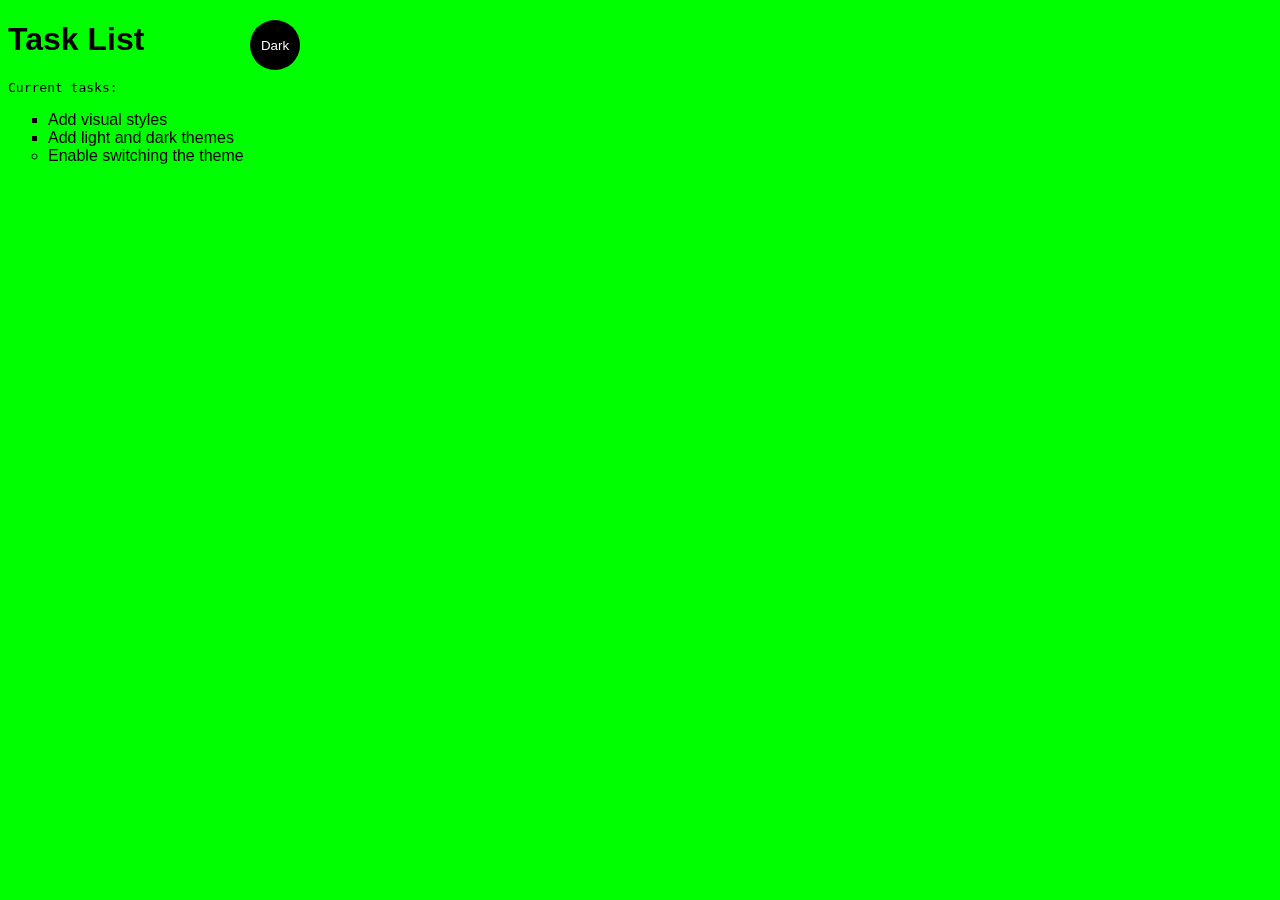
<file: Simple website/index.html>
<!DOCTYPE html>
<html lang="en">
<head>
  <meta charset="utf-8">
  <meta http-equiv="X-UA-Compatible" content="IE=edge">
  <meta name="viewport" content="width=device-width, initial-scale=1.0">
  <title>Task Timeline</title>
  <link rel="stylesheet" href="main.css">
</head>
<body class="light-theme">
    <h1>Task List</h1>
    <p id="msg">Current tasks:</p>
    <ul>
        <li class="list">Add visual styles</li>
        <li class="list">Add light and dark themes</li>
        <li>Enable switching the theme</li>
    </ul>
    <div>
  <button class="btn">Dark</button>
</div>
    <script src="app.js"></script>
    <noscript>You need to enable JavaScript to view the full site.</noscript>
</body>
</html>
</file>
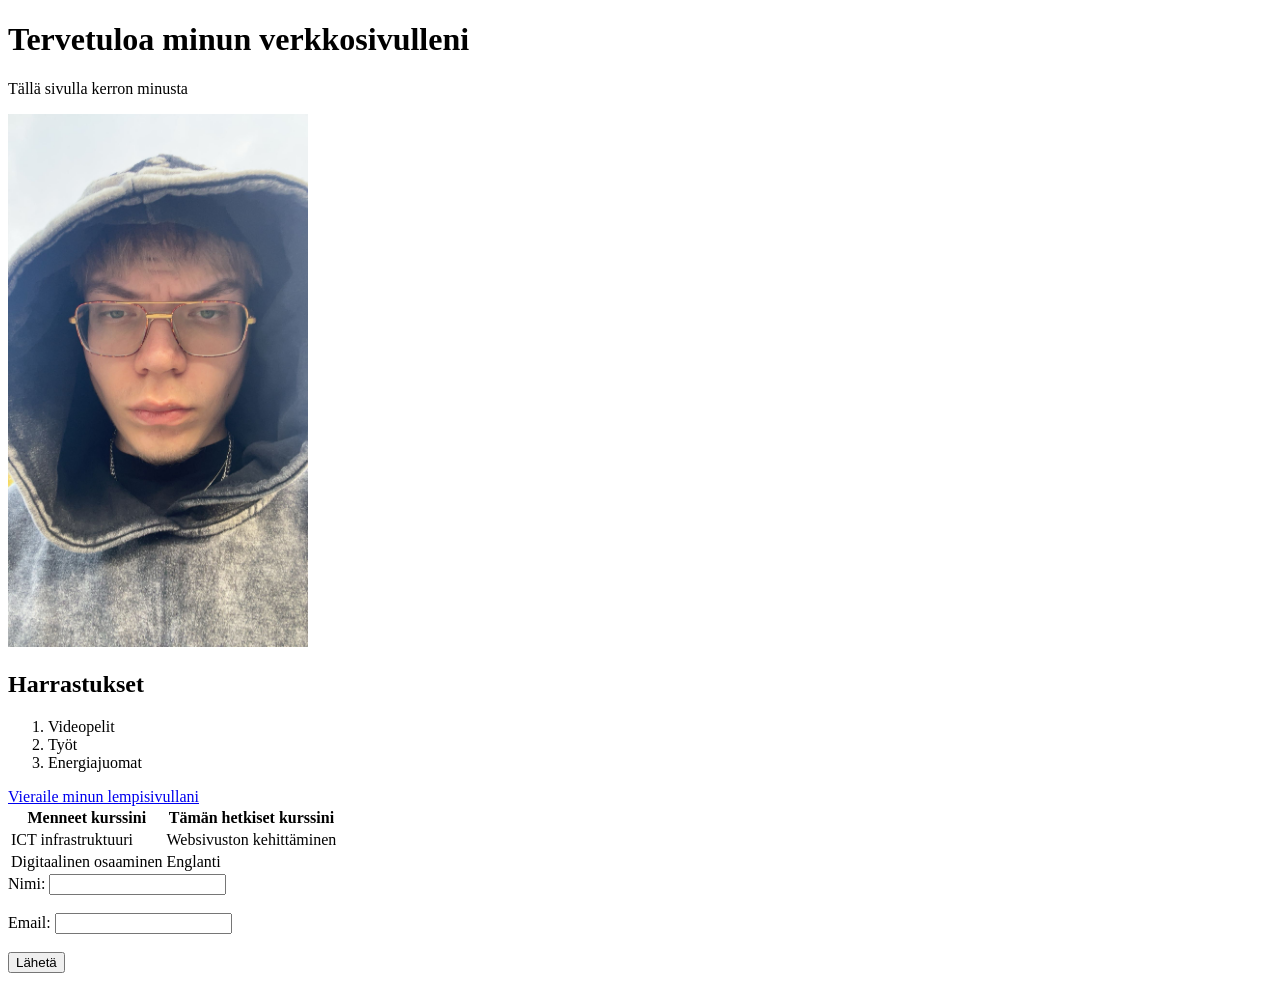
<file: WS01/index.html>
<!DOCTYPE html>
    <html>
    <head>
        <title>Emilin Verkkosivu</title>
    </head>
    <body>
        <h1>Tervetuloa minun verkkosivulleni</h1>
        <p>Tällä sivulla kerron minusta</p>
        <img src="./images/IMG_5067.JPG" alt="Kuva minustsa" width="300">
    </body>
    <h2>Harrastukset</h2>
    <ol>
        <li>Videopelit</li>
        <li>Työt</li>
        <li>Energiajuomat</li>
    </ol>
    <a href="https://store.steampowered.com/app/1422450/Deadlock/">Vieraile minun lempisivullani</a>
    <table>
    <tr>
        <th>Menneet kurssini</th>
        <th>Tämän hetkiset kurssini</th>
    </tr>
    <tr>
        <td>ICT infrastruktuuri</td>
        <td>Websivuston kehittäminen</td>
    </tr>
    <tr>
        <td>Digitaalinen osaaminen</td>
        <td>Englanti</td>
    </tr>
    </table>
    <form>
    <label for="name">Nimi:</label>
    <input type="text" id="name" name="name"><br><br>
    <label for="email">Email:</label>
    <input type="email" id="email" name="email"><br><br>
    <input type="submit" value="Lähetä">
    </form>
    </html>
</file>
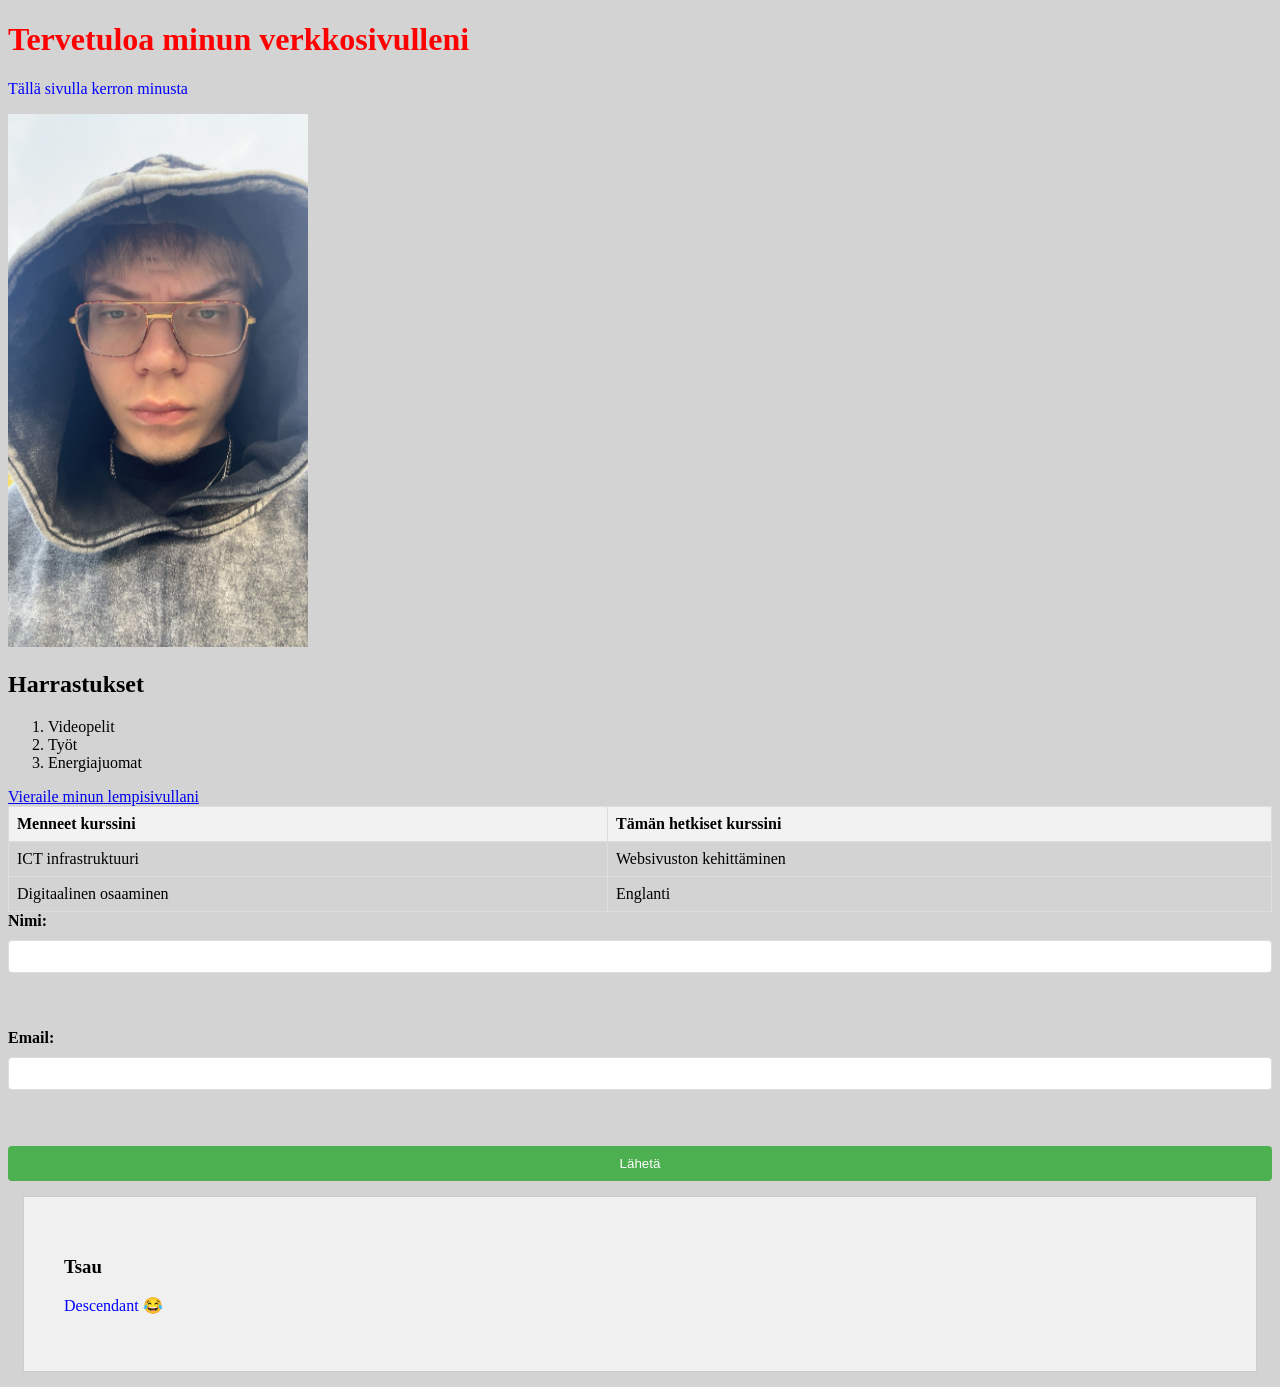
<file: WS02/index.html>
<!DOCTYPE html>
    <html>
    <head>
        <link rel="stylesheet" href="main.css">
        <style>
    h1 {
      color: green;
    }
    </style>
        <title>Emilin Verkkosivu</title>
    </head>
    <body>
        <h1 style="color: red;">Tervetuloa minun verkkosivulleni</h1>
        <p>Tällä sivulla kerron minusta</p>
        <img src="./images/IMG_5067.JPG" alt="Kuva minustsa" width="300">
    <h2>Harrastukset</h2>
    <ol>
        <li>Videopelit</li>
        <li>Työt</li>
        <li>Energiajuomat</li>
    </ol>
    <a href="https://store.steampowered.com/app/1422450/Deadlock/">Vieraile minun lempisivullani</a>
    <table>
    <tr>
        <th>Menneet kurssini</th>
        <th>Tämän hetkiset kurssini</th>
    </tr>
    <tr>
        <td>ICT infrastruktuuri</td>
        <td>Websivuston kehittäminen</td>
    </tr>
    <tr>
        <td>Digitaalinen osaaminen</td>
        <td>Englanti</td>
    </tr>
    </table>
    <form>
    <label for="name">Nimi:</label>
    <input type="text" id="name" name="name"><br><br>
    <label for="email">Email:</label>
    <input type="email" id="email" name="email"><br><br>
    <input type="submit" value="Lähetä">
    </form>
    <div class="content-box">
  <h3>Tsau</h3>
  <p>Descendant &#128514;</p>
</div>
    </body>
    </html>
</file>
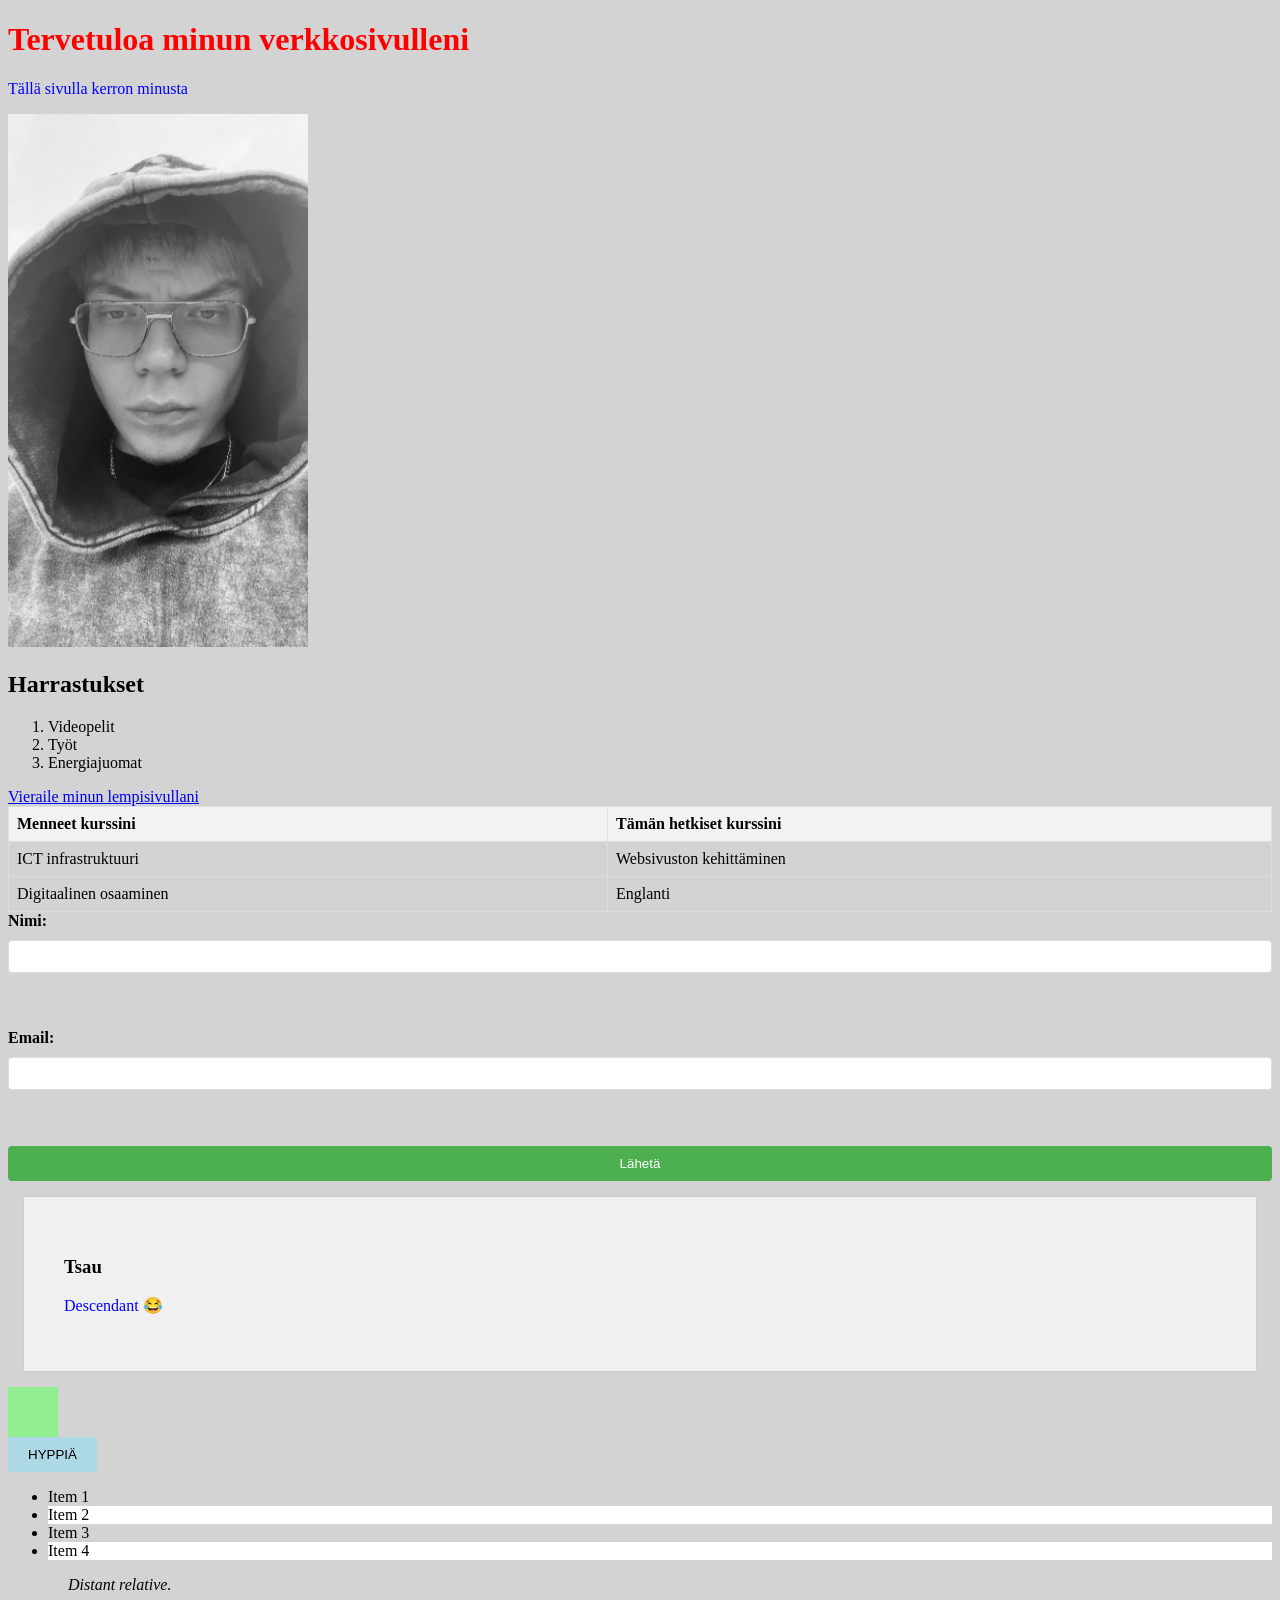
<file: WS03 copy/index.html>
<!DOCTYPE html>
    <html>
    <head>
        <link rel="stylesheet" href="main.css">
        <style>
    h1 {
      color: green;
    }
    </style>
        <title>Emilin Verkkosivu</title>
    </head>
    <body>
        <h1 style="color: red;">Tervetuloa minun verkkosivulleni</h1>
        <p>Tällä sivulla kerron minusta</p>
        <img src="./images/IMG_5067.JPG" alt="Kuva minusta" width="300" class="filter-image">
    <h2>Harrastukset</h2>
    <ol>
        <li>Videopelit</li>
        <li>Työt</li>
        <li>Energiajuomat</li>
    </ol>
    <a href="https://store.steampowered.com/app/1422450/Deadlock/">Vieraile minun lempisivullani</a>
    <table>
    <tr>
        <th>Menneet kurssini</th>
        <th>Tämän hetkiset kurssini</th>
    </tr>
    <tr>
        <td>ICT infrastruktuuri</td>
        <td>Websivuston kehittäminen</td>
    </tr>
    <tr>
        <td>Digitaalinen osaaminen</td>
        <td>Englanti</td>
    </tr>
    </table>
    <form>
    <label for="name">Nimi:</label>
    <input type="text" id="name" name="name"><br><br>
    <label for="email">Email:</label>
    <input type="email" id="email" name="email"><br><br>
    <input type="submit" value="Lähetä">
    </form>
    <div class="content-box">
  <h3>Tsau</h3>
  <p>Descendant &#128514;</p>
</div>
<div class="animation-box"></div>
<button class="transition-button">HYPPIÄ</button>
<ul class="pseudo-list">
        <li>Item 1</li>
        <li>Item 2</li>
        <li>Item 3</li>
        <li>Item 4</li>
      </ul>
      <blockquote class="quote">
        Distant relative.
      </blockquote>
    </body>
    </html>
</file>
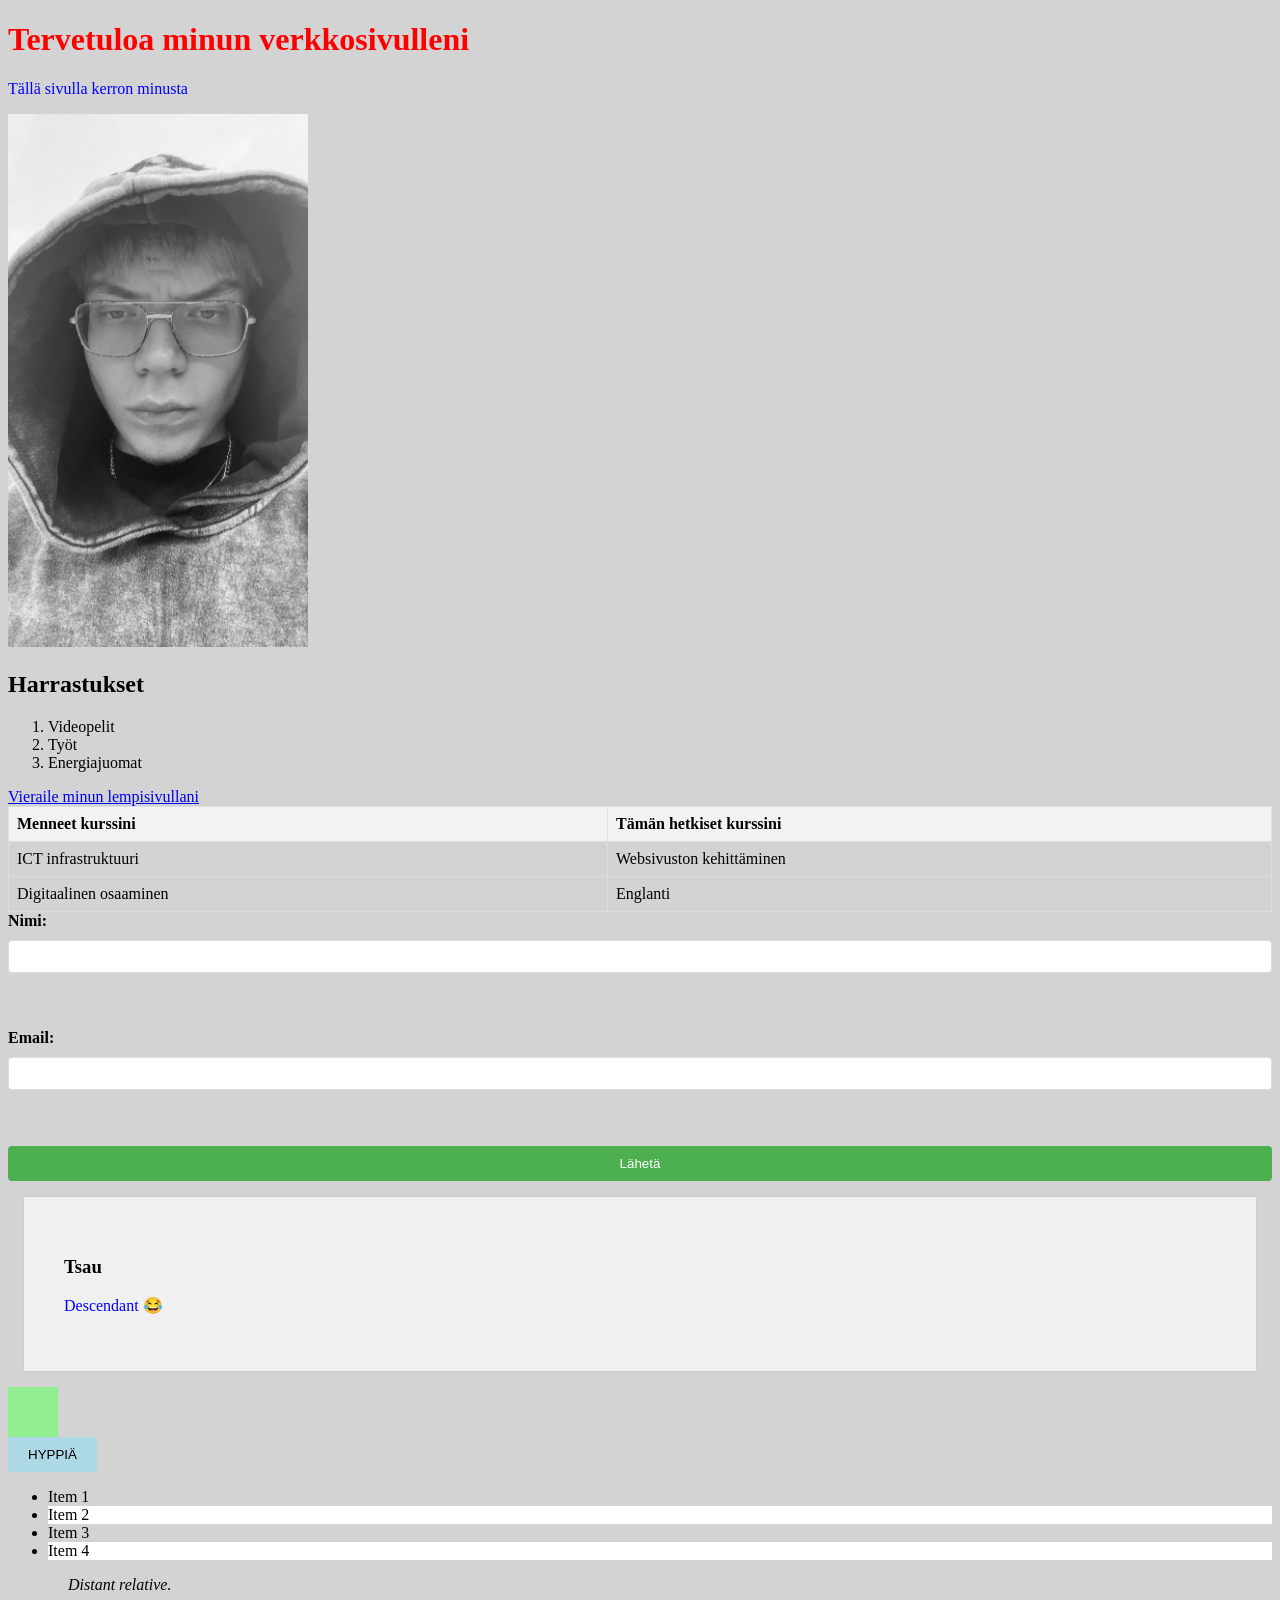
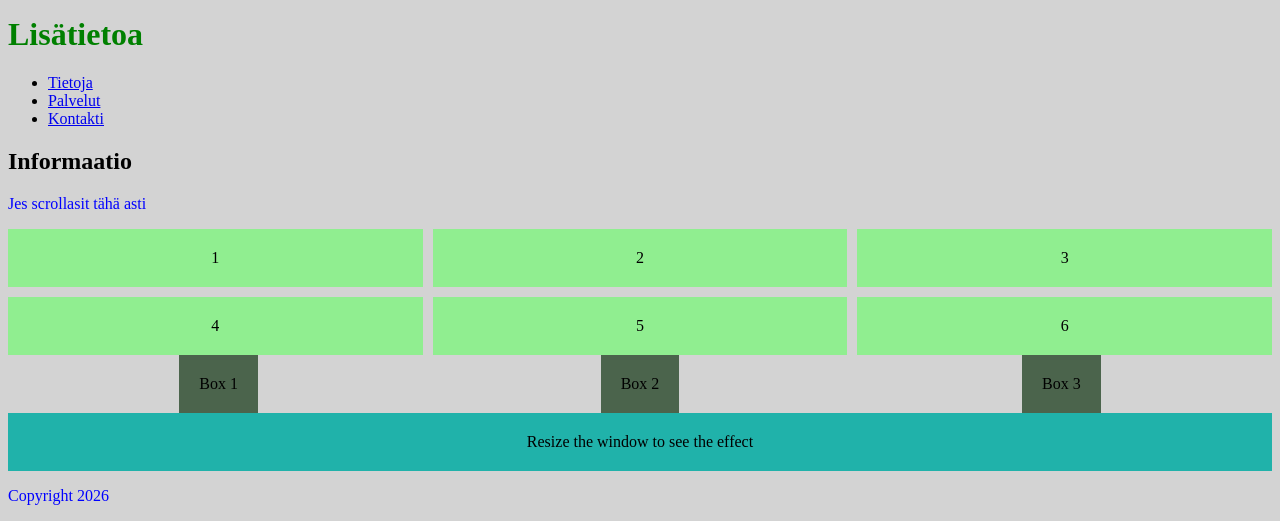
<file: WS04/index.html>
<!DOCTYPE html>
    <html>
    <head>
        <link rel="stylesheet" href="main.css">
        <style>
    h1 {
      color: green;
    }
    </style>
        <title>Emilin Verkkosivu</title>
    </head>
    <body>
        <h1 style="color: red;">Tervetuloa minun verkkosivulleni</h1>
        <p>Tällä sivulla kerron minusta</p>
        <img src="./images/IMG_5067.JPG" alt="Kuva minusta" width="300" class="filter-image">
    <h2>Harrastukset</h2>
    <ol>
        <li>Videopelit</li>
        <li>Työt</li>
        <li>Energiajuomat</li>
    </ol>
    <a href="https://store.steampowered.com/app/1422450/Deadlock/">Vieraile minun lempisivullani</a>
    <table>
    <tr>
        <th>Menneet kurssini</th>
        <th>Tämän hetkiset kurssini</th>
    </tr>
    <tr>
        <td>ICT infrastruktuuri</td>
        <td>Websivuston kehittäminen</td>
    </tr>
    <tr>
        <td>Digitaalinen osaaminen</td>
        <td>Englanti</td>
    </tr>
    </table>
    <form>
    <label for="name">Nimi:</label>
    <input type="text" id="name" name="name"><br><br>
    <label for="email">Email:</label>
    <input type="email" id="email" name="email"><br><br>
    <input type="submit" value="Lähetä">
    </form>
    <div class="content-box">
  <h3>Tsau</h3>
  <p>Descendant &#128514;</p>
</div>
<div class="animation-box"></div>
<button class="transition-button">HYPPIÄ</button>
<ul class="pseudo-list">
        <li>Item 1</li>
        <li>Item 2</li>
        <li>Item 3</li>
        <li>Item 4</li>
      </ul>
      <blockquote class="quote">
        Distant relative.
      </blockquote>
      <header>
  <h1>Lisätietoa</h1>
  <nav>
    <ul>
      <li><a href="#about">Tietoja</a></li>
      <li><a href="#services">Palvelut</a></li>
      <li><a href="#contact">Kontakti</a></li>
    </ul>
  </nav>
</header>

<main>
  <section id="about">
    <h2>Informaatio</h2>
    <p>Jes scrollasit tähä asti</p>
  </section>
</main>

<div class="grid-container">
  <div class="grid-item">1</div>
  <div class="grid-item">2</div>
  <div class="grid-item">3</div>
  <div class="grid-item">4</div>
  <div class="grid-item">5</div>
  <div class="grid-item">6</div>
</div>
<div class="flex-container">
  <div class="box">Box 1</div>
  <div class="box">Box 2</div>
  <div class="box">Box 3</div>
</div>
<div class="responsive-box">Resize the window to see the effect</div>
<footer>
  <p>Copyright 2026</p>
</footer>
    </body>
    </html>
</file>
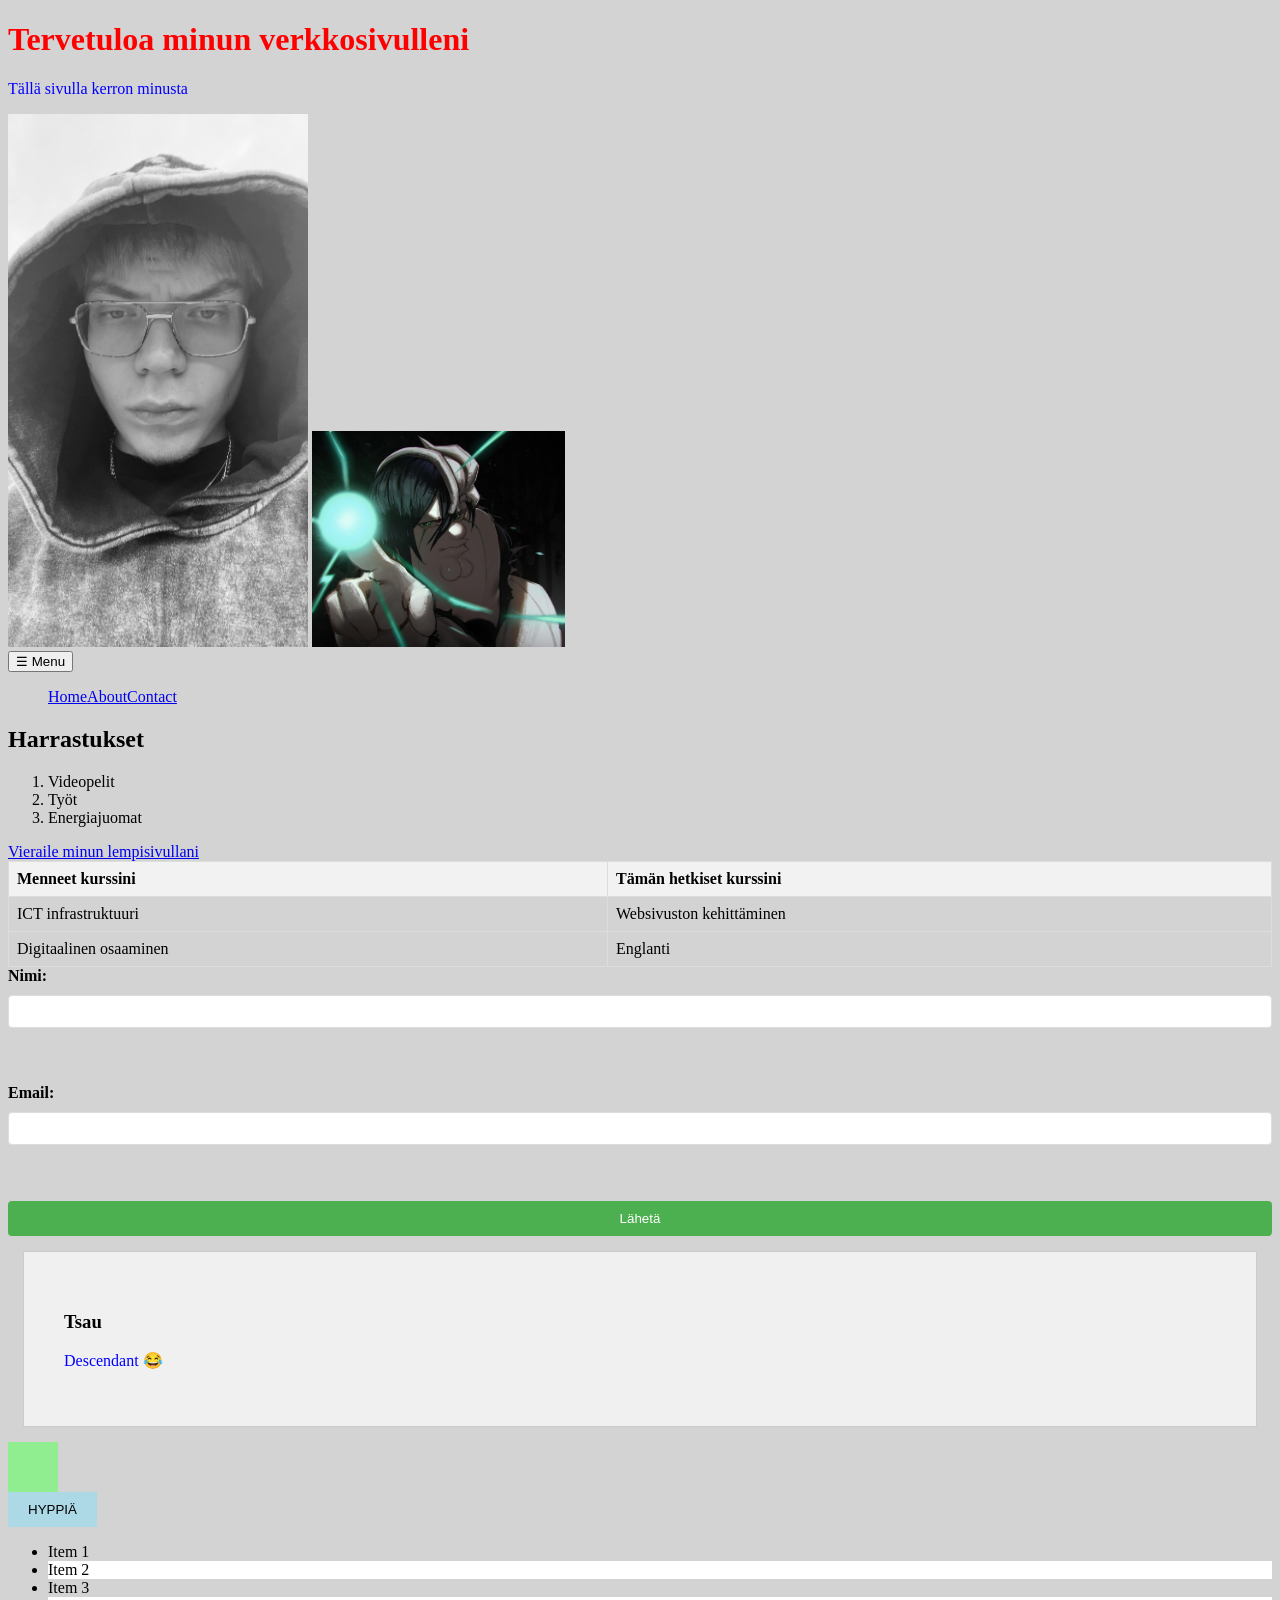
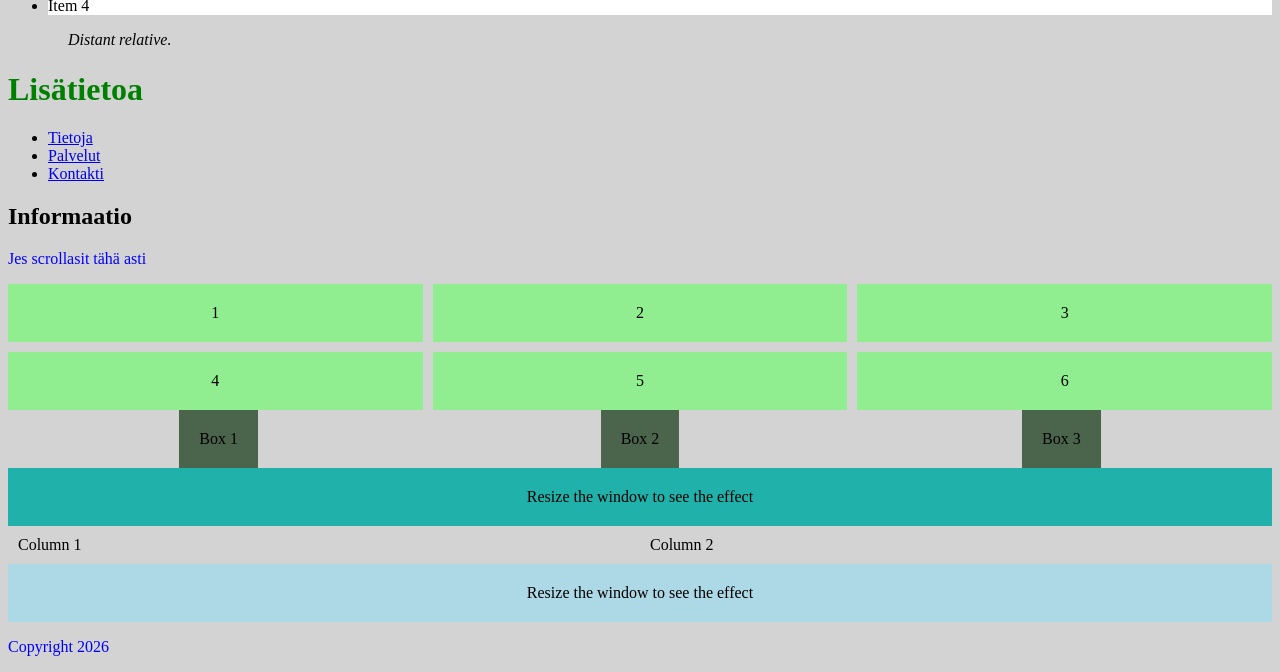
<file: WS05/index.html>
<!DOCTYPE html>
    <html>
    <head>
        <link rel="stylesheet" href="main.css">
        <style>
    h1 {
      color: green;
    }
    </style>
        <title>Emilin Verkkosivu</title>
    </head>
    <body>
        <h1 style="color: red;">Tervetuloa minun verkkosivulleni</h1>
        <p>Tällä sivulla kerron minusta</p>
        <img src="./images/IMG_5067.JPG" alt="Kuva minusta" width="300" class="filter-image">
        <img src="./images/prter.webp" alt="Responsive Image" class="responsive-image">
        <nav class="responsive-nav">
      <button class="menu-toggle">☰ Menu</button>
      <ul class="nav-list">
        <li><a href="#">Home</a></li>
        <li><a href="#">About</a></li>
        <li><a href="#">Contact</a></li>
      </ul>
    </nav>
    <h2>Harrastukset</h2>
    <ol>
        <li>Videopelit</li>
        <li>Työt</li>
        <li>Energiajuomat</li>
    </ol>
    <a href="https://store.steampowered.com/app/1422450/Deadlock/">Vieraile minun lempisivullani</a>
    <table>
    <tr>
        <th>Menneet kurssini</th>
        <th>Tämän hetkiset kurssini</th>
    </tr>
    <tr>
        <td>ICT infrastruktuuri</td>
        <td>Websivuston kehittäminen</td>
    </tr>
    <tr>
        <td>Digitaalinen osaaminen</td>
        <td>Englanti</td>
    </tr>
    </table>
    <form>
    <label for="name">Nimi:</label>
    <input type="text" id="name" name="name"><br><br>
    <label for="email">Email:</label>
    <input type="email" id="email" name="email"><br><br>
    <input type="submit" value="Lähetä">
    </form>
    <div class="content-box">
  <h3>Tsau</h3>
  <p>Descendant &#128514;</p>
</div>
<div class="animation-box"></div>
<button class="transition-button">HYPPIÄ</button>
<ul class="pseudo-list">
        <li>Item 1</li>
        <li>Item 2</li>
        <li>Item 3</li>
        <li>Item 4</li>
      </ul>
      <blockquote class="quote">
        Distant relative.
      </blockquote>
      <header>
  <h1>Lisätietoa</h1>
  <nav>
    <ul>
      <li><a href="#about">Tietoja</a></li>
      <li><a href="#services">Palvelut</a></li>
      <li><a href="#contact">Kontakti</a></li>
    </ul>
  </nav>
</header>

<main>
  <section id="about">
    <h2>Informaatio</h2>
    <p>Jes scrollasit tähä asti</p>
  </section>
</main>

<div class="grid-container">
  <div class="grid-item">1</div>
  <div class="grid-item">2</div>
  <div class="grid-item">3</div>
  <div class="grid-item">4</div>
  <div class="grid-item">5</div>
  <div class="grid-item">6</div>
</div>
<div class="flex-container">
  <div class="box">Box 1</div>
  <div class="box">Box 2</div>
  <div class="box">Box 3</div>
</div>
<div class="responsive-box">Resize the window to see the effect</div>
<div class="responsive-container">
      <div class="column">Column 1</div>
      <div class="column">Column 2</div>
    </div>
    <div class="media-query-box">Resize the window to see the effect</div>
<footer>
  <p>Copyright 2026</p>
</footer>
    </body>
    </html>
</file>
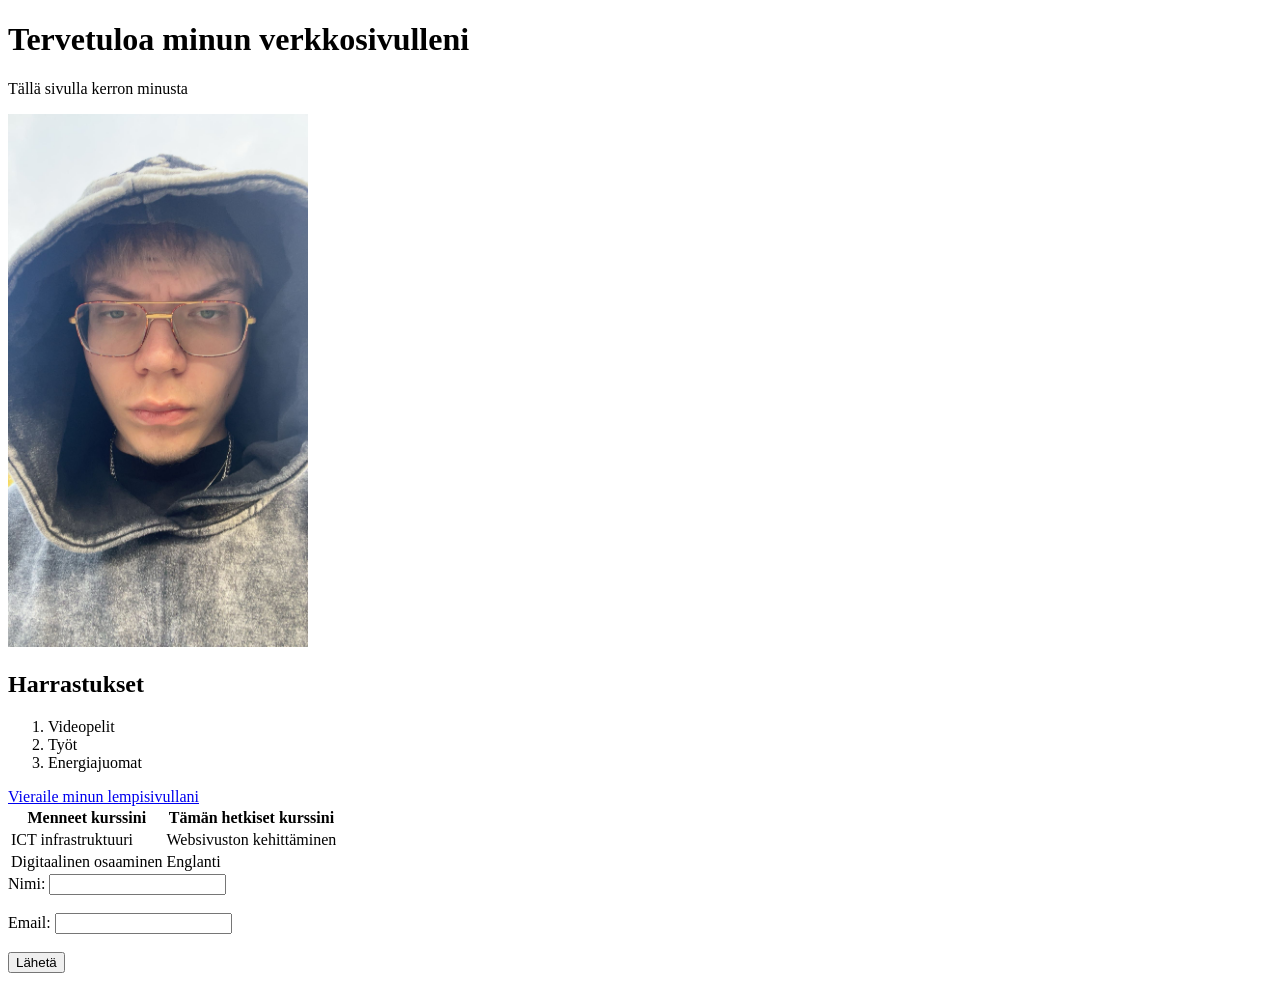
<file: WS01/tuntiharjoitus/index.html>
<!DOCTYPE html>
    <html>
    <head>
        <title>Emilin Verkkosivu</title>
    </head>
    <body>
        <h1>Tervetuloa minun verkkosivulleni</h1>
        <p>Tällä sivulla kerron minusta</p>
        <img src="./images/IMG_5067.JPG" alt="Kuva minustsa" width="300">
    <h2>Harrastukset</h2>
    <ol>
        <li>Videopelit</li>
        <li>Työt</li>
        <li>Energiajuomat</li>
    </ol>
    <a href="https://store.steampowered.com/app/1422450/Deadlock/">Vieraile minun lempisivullani</a>
    <table>
    <tr>
        <th>Menneet kurssini</th>
        <th>Tämän hetkiset kurssini</th>
    </tr>
    <tr>
        <td>ICT infrastruktuuri</td>
        <td>Websivuston kehittäminen</td>
    </tr>
    <tr>
        <td>Digitaalinen osaaminen</td>
        <td>Englanti</td>
    </tr>
    </table>
    <form>
    <label for="name">Nimi:</label>
    <input type="text" id="name" name="name"><br><br>
    <label for="email">Email:</label>
    <input type="email" id="email" name="email"><br><br>
    <input type="submit" value="Lähetä">
    </form>
    </body>
    </html>
</file>
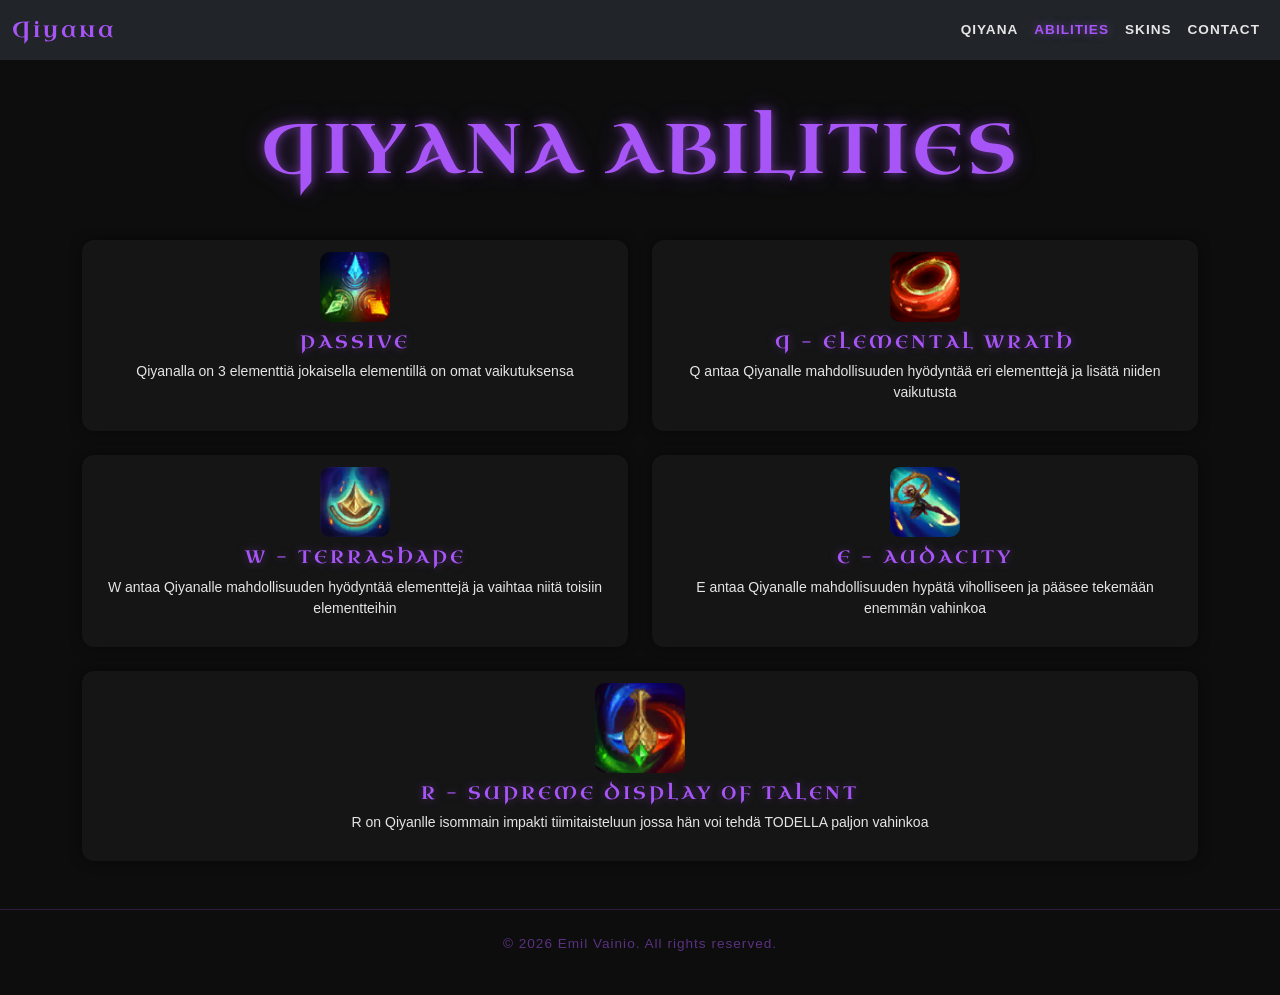
<file: WS07/Abilities.html>
<!DOCTYPE html>
<html lang="fi">
<head>
  <meta charset="UTF-8">
  <meta name="viewport" content="width=device-width, initial-scale=1">
  <title>Abilities</title>
 
  <link href="https://cdn.jsdelivr.net/npm/bootstrap@5.3.0/dist/css/bootstrap.min.css" rel="stylesheet">
  <link rel="stylesheet" href="main.css">
</head>
 
<body>
 
<nav class="navbar navbar-expand-lg navbar-dark bg-dark">
  <div class="container-fluid">
    <a class="navbar-brand" href="qiyana.html">Qiyana</a>
 
    <button class="navbar-toggler" type="button" data-bs-toggle="collapse" data-bs-target="#navbarNav">
      <span class="navbar-toggler-icon"></span>
    </button>
 
    <div class="collapse navbar-collapse" id="navbarNav">
      <ul class="navbar-nav ms-auto">
        <li class="nav-item"><a class="nav-link" href="qiyana.html">Qiyana</a></li>
        <li class="nav-item"><a class="nav-link active" href="abilities.html">Abilities</a></li>
        <li class="nav-item"><a class="nav-link" href="skins.html">Skins</a></li>
        <li class="nav-item"><a class="nav-link" href="contact.html">Contact</a></li>
      </ul>
    </div>
  </div>
</nav>
 
<div class="container py-5 text-white">
 
  <h1 class="text-center mb-5">Qiyana Abilities</h1>
 
  <div class="row g-4">
 
    <div class="col-md-6">
      <div class="ability-card">
        <img src="images/Qiyana-Passive.png" alt="Passive">
        <h3>Passive</h3>
        <p>Qiyanalla on 3 elementtiä jokaisella elementillä on omat vaikutuksensa</p>
      </div>
    </div>
 
    <div class="col-md-6">
      <div class="ability-card">
        <img src="images/Qiyana-Q.png" alt="Q Ability">
        <h3>Q - Elemental Wrath</h3>
        <p>Q antaa Qiyanalle mahdollisuuden hyödyntää eri elementtejä ja lisätä niiden vaikutusta</p>
      </div>
    </div>
 
    <div class="col-md-6">
      <div class="ability-card">
        <img src="images/Qiyana-W.png" alt="W Ability">
        <h3>W - Terrashape</h3>
        <p>W antaa Qiyanalle mahdollisuuden hyödyntää elementtejä ja vaihtaa niitä toisiin elementteihin</p>
      </div>
    </div>
 
    <div class="col-md-6">
      <div class="ability-card">
        <img src="images/Qiyana-E.png" alt="E Ability">
        <h3>E - Audacity</h3>
        <p>E antaa Qiyanalle mahdollisuuden hypätä viholliseen ja pääsee tekemään enemmän vahinkoa</p>
      </div>
    </div>
 
    <div class="col-md-12">
      <div class="ability-card ultimate">
        <img src="images/Qiyana-R.png" alt="R Ability">
        <h3>R - Supreme Display of Talent</h3>
        <p>R on Qiyanlle isommain impakti tiimitaisteluun jossa hän voi tehdä TODELLA paljon vahinkoa</p>
      </div>
    </div>
 
  </div>
</div>
 
<footer class="footer">
  <p>© 2026 Emil Vainio. All rights reserved.</p>
</footer>
 
<script src="https://cdn.jsdelivr.net/npm/bootstrap@5.3.0/dist/js/bootstrap.bundle.min.js"></script>
</body>
</html>
</file>
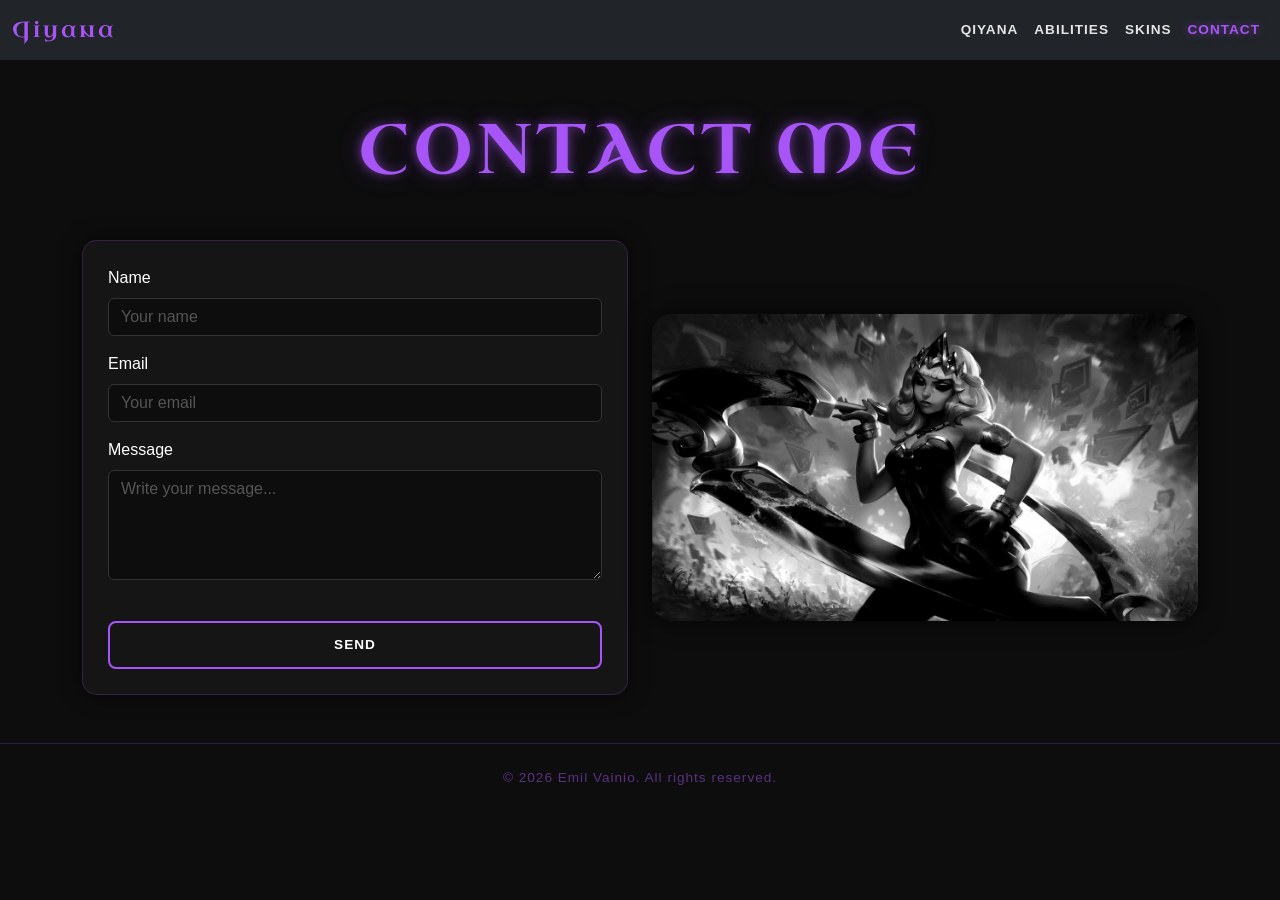
<file: WS07/Contact.html>
<!DOCTYPE html>
<html lang="fi">
<head>
  <meta charset="UTF-8">
  <meta name="viewport" content="width=device-width, initial-scale=1">
  <title>Contact</title>
 
  <link href="https://cdn.jsdelivr.net/npm/bootstrap@5.3.0/dist/css/bootstrap.min.css" rel="stylesheet">
  <link rel="stylesheet" href="main.css">
</head>
 
<body>
 
<nav class="navbar navbar-expand-lg navbar-dark bg-dark">
  <div class="container-fluid">
    <a class="navbar-brand" href="qiyana.html">Qiyana</a>
 
    <button class="navbar-toggler" type="button" data-bs-toggle="collapse" data-bs-target="#navbarNav">
      <span class="navbar-toggler-icon"></span>
    </button>
 
    <div class="collapse navbar-collapse" id="navbarNav">
      <ul class="navbar-nav ms-auto">
        <li class="nav-item"><a class="nav-link" href="qiyana.html">Qiyana</a></li>
        <li class="nav-item"><a class="nav-link" href="abilities.html">Abilities</a></li>
        <li class="nav-item"><a class="nav-link" href="skins.html">Skins</a></li>
        <li class="nav-item"><a class="nav-link active" href="contact.html">Contact</a></li>
      </ul>
    </div>
  </div>
</nav>
 
<div class="container py-5 text-white">
 
  <h1 class="text-center mb-5">Contact Me</h1>
 
  <div class="row align-items-center">
 
    <div class="col-md-6">
      <div class="contact-card">
 
        <form>
          <div class="mb-3">
            <label class="form-label">Name</label>
            <input type="text" class="form-control" placeholder="Your name">
          </div>
 
          <div class="mb-3">
            <label class="form-label">Email</label>
            <input type="email" class="form-control" placeholder="Your email">
          </div>
 
          <div class="mb-3">
            <label class="form-label">Message</label>
            <textarea class="form-control" rows="4" placeholder="Write your message..."></textarea>
          </div>
 
          <button type="submit" class="btn btn-custom w-100">Send</button>
        </form>
 
      </div>
    </div>
 
    <div class="col-md-6 text-center">
      <img src="images/Qiyana-bw.jpg" class="contact-img" alt="Contact image">
    </div>
 
  </div>
</div>
 
<footer class="footer">
  <p>© 2026 Emil Vainio. All rights reserved.</p>
</footer>
 
<script src="https://cdn.jsdelivr.net/npm/bootstrap@5.3.0/dist/js/bootstrap.bundle.min.js"></script>
</body>
</html>
</file>
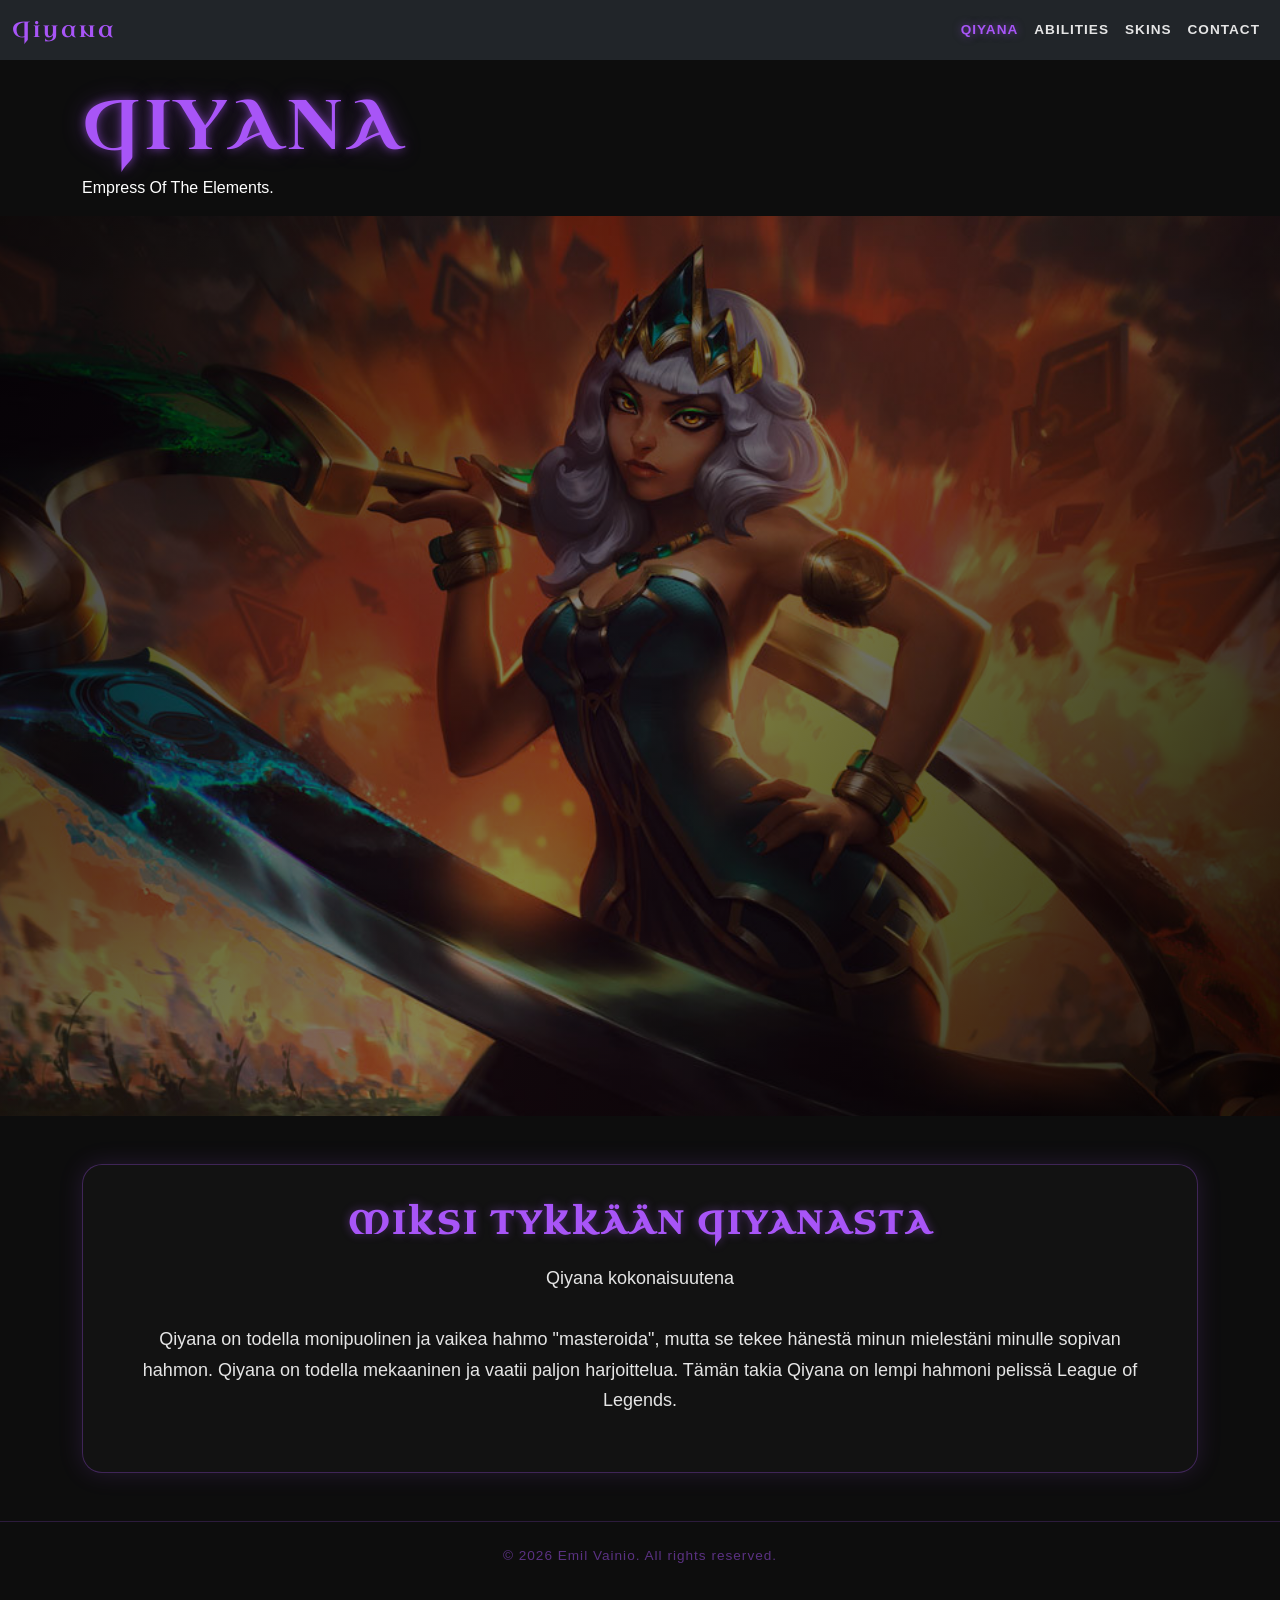
<file: WS07/Qiyana.html>
<!DOCTYPE html>
<html lang="en">
<head>
    <meta charset="UTF-8">
    <meta name="viewport" content="width=device-width, initial-scale=1.0">
    <title>Qiyana</title>
    <link href="https://cdn.jsdelivr.net/npm/bootstrap@5.3.0/dist/css/bootstrap.min.css" rel="stylesheet">
    <link rel="stylesheet" href="main.css">
</head>
<body>
    <nav class="navbar navbar-expand-lg navbar-dark bg-dark">
      <div class="container-fluid">
        <a class="navbar-brand" href="qiyana.html">Qiyana</a>
 
        <button class="navbar-toggler" type="button" data-bs-toggle="collapse" data-bs-target="#navbarNav">
          <span class="navbar-toggler-icon"></span>
        </button>
 
        <div class="collapse navbar-collapse" id="navbarNav">
          <ul class="navbar-nav ms-auto">
            <li class="nav-item">
              <a class="nav-link active" href="qiyana.html">Qiyana</a>
            </li>
            <li class="nav-item">
              <a class="nav-link" href="abilities.html">Abilities</a>
            </li>
            <li class="nav-item">
              <a class="nav-link" href="skins.html">Skins</a>
            </li>
            <li class="nav-item">
              <a class="nav-link" href="contact.html">Contact</a>
            </li>
          </ul>
        </div>
      </div>
    </nav>
 
<div class="container mt-4">
  <h1>Qiyana</h1>
  <p>Empress Of The Elements.</p>
</div>
 
<div class="hero">
  <img src="images/qiyana-1.jpg" alt="Qiyana" class="hero-img">
 
  <div class="hero-overlay"></div>
 
  <div class="hero-content">
  </div>
</div>
 
<div class="container py-5">
  <div class="info-box text-center">
 
    <h2 class="info-title">Miksi tykkään Qiyanasta</h2>
 
    <p class="info-text">
      Qiyana kokonaisuutena<br><br>
      Qiyana on todella monipuolinen ja vaikea hahmo "masteroida", mutta se tekee hänestä minun mielestäni minulle sopivan hahmon. Qiyana on todella mekaaninen ja vaatii paljon harjoittelua. Tämän takia Qiyana on lempi hahmoni pelissä League of Legends. 
    </p>
 
  </div>
</div>
 
<footer class="footer">
  <p>© 2026 Emil Vainio. All rights reserved.</p>
</footer>
 
<script src="https://cdn.jsdelivr.net/npm/bootstrap@5.3.0/dist/js/bootstrap.bundle.min.js"></script>
</body>
</html>
</file>
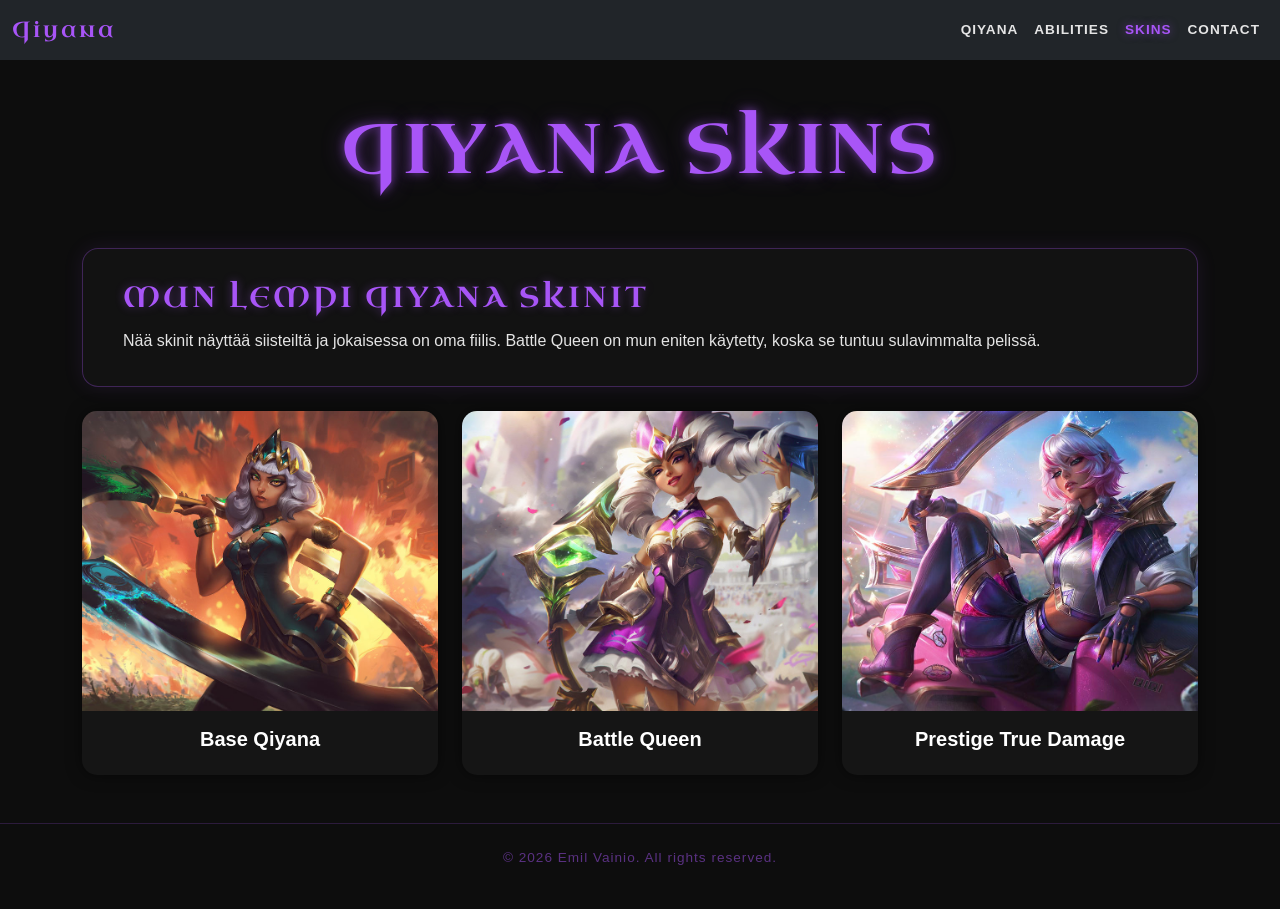
<file: WS07/Skins.html>
<!DOCTYPE html>
<html lang="fi">
<head>
  <meta charset="UTF-8">
  <meta name="viewport" content="width=device-width, initial-scale=1">
  <title>Skins - Qiyana</title>
 
  <link href="https://cdn.jsdelivr.net/npm/bootstrap@5.3.0/dist/css/bootstrap.min.css" rel="stylesheet">
  <link rel="stylesheet" href="main.css">
</head>
 
<body>
 
<nav class="navbar navbar-expand-lg navbar-dark bg-dark">
  <div class="container-fluid">
 
    <a class="navbar-brand" href="qiyana.html">Qiyana</a>
 
    <button class="navbar-toggler" type="button"
      data-bs-toggle="collapse"
      data-bs-target="#navbarNav"
      aria-controls="navbarNav"
      aria-expanded="false"
      aria-label="Toggle navigation">
      <span class="navbar-toggler-icon"></span>
    </button>
 
    <div class="collapse navbar-collapse" id="navbarNav">
      <ul class="navbar-nav ms-auto">
 
        <li class="nav-item">
          <a class="nav-link" href="qiyana.html">Qiyana</a>
        </li>
 
        <li class="nav-item">
          <a class="nav-link" href="abilities.html">Abilities</a>
        </li>
 
        <li class="nav-item">
          <a class="nav-link active" href="skins.html">Skins</a>
        </li>
 
        <li class="nav-item">
          <a class="nav-link" href="contact.html">Contact</a>
        </li>
 
      </ul>
    </div>
 
  </div>
</nav>
 
<div class="container py-5 text-white text-center">
  <h1>Qiyana Skins</h1>
</div>
 
<div class="container pb-4">
  <div class="skin-info-bar">
    <h2>Mun lempi Qiyana Skinit</h2>
    <p>
      Nää skinit näyttää siisteiltä ja jokaisessa on oma fiilis.
      Battle Queen on mun eniten käytetty, koska se tuntuu sulavimmalta pelissä.
    </p>
  </div>
</div>
 
<div class="container pb-5">
 
  <div class="row g-4">
 
    <div class="col-md-4">
      <div class="card skin-card">
        <img src="images/qiyana-1.jpg" class="card-img-top" alt="Skin 1">
        <div class="card-body text-center">
          <h5>Base Qiyana</h5>
        </div>
      </div>
    </div>
 
    <div class="col-md-4">
      <div class="card skin-card">
        <img src="images/Qiyana.jpg" class="card-img-top" alt="Skin 2">
        <div class="card-body text-center">
          <h5>Battle Queen</h5>
        </div>
      </div>
    </div>
 
    <div class="col-md-4">
      <div class="card skin-card">
        <img src="images/Qiyana prestige bac.jpg" class="card-img-top" alt="Skin 3">
        <div class="card-body text-center">
          <h5>Prestige True Damage</h5>
        </div>
      </div>
    </div>
 
  </div>
</div>
 
<footer class="footer">
  <p>© 2026 Emil Vainio. All rights reserved.</p>
</footer>
 
<script src="https://cdn.jsdelivr.net/npm/bootstrap@5.3.0/dist/js/bootstrap.bundle.min.js"></script>
</body>
</html>
</file>
<file: Simple website/main.css>
:root {
  --green: #00FF00;
  --white: #FFFFFF;
  --black: #000000;
}
body {
  background: var(--bg);
  color: var(--fontColor);
  font-family: helvetica;
}
ul {
    font-family: Arial, Helvetica, sans-serif;
}
li {
  list-style: circle;
}

.list {
  list-style: square;
}

#msg {
  font-family: monospace;
}
.light-theme {
  --bg: var(--green);
  --fontColor: var(--black);
  --btnBg: var(--black);
  --btnFontColor: var(--white);
}
.dark-theme {
  --bg: var(--black);
  --fontColor: var(--green);
 --btnBg: var(--white);
  --btnFontColor: var(--black);
}
.btn {
  position: absolute;
  top: 20px;
  left: 250px;
  height: 50px;
  width: 50px;
  border-radius: 50%;
  border: none;
  color: var(--btnFontColor);
  background-color: var(--btnBg);
}
</file>
<file: WS02/main.css>
p {
      color: blue;
    }
    
    body {
      background-color: lightgray;
    }
    
    h1 {
      font-size: 2em;
    }
    .content-box {
  padding: 40px;
  margin: 15px;
  background-color: #f0f0f0;
  border: 1px solid #ccc;
}
table {
      width: 100%;
      border-collapse: collapse;
    }
    
    th, td {
      border: 1px solid #ddd;
      padding: 8px;
      text-align: left;
    }
    
    th {
      background-color: #f2f2f2;
    }
    
    form {
      display: flex;
      flex-direction: column;
      gap: 10px;
    }
    
    label {
      font-weight: bold;
    }
    
    input[type="text"], input[type="email"] {
      padding: 8px;
      border: 1px solid #ddd;
      border-radius: 4px;
    }
    
    input[type="submit"] {
      background-color: #4CAF50;
      color: white;
      padding: 10px;
      border: none;
      border-radius: 4px;
      cursor: pointer;
    }
    
    input[type="submit"]:hover {
      background-color: #45a049;
    }
</file>
<file: WS03 copy/main.css>
p {
  color: blue;
}

body {
  background-color: lightgray;
}

h1 {
  font-size: 2em;
}
.content-box {
  padding: 40px;
  margin: 15px;
  background-color: #f0f0f0;
  border: 1px solid #ccc;
}
table {
  width: 100%;
  border-collapse: collapse;
}

th,
td {
  border: 1px solid #ddd;
  padding: 8px;
  text-align: left;
}

th {
  background-color: #f2f2f2;
}

form {
  display: flex;
  flex-direction: column;
  gap: 10px;
}

label {
  font-weight: bold;
}

input[type="text"],
input[type="email"] {
  padding: 8px;
  border: 1px solid #ddd;
  border-radius: 4px;
}

input[type="submit"] {
  background-color: #4caf50;
  color: white;
  padding: 10px;
  border: none;
  border-radius: 4px;
  cursor: pointer;
}

input[type="submit"]:hover {
  background-color: #45a049;
}
.transition-button {
  background-color: lightblue;
  padding: 10px 20px;
  border: none;
  cursor: pointer;
  transition: background-color 0.3s ease;
}
.transition-button:hover {
  background-color: lightcoral;
}
.animation-box {
  width: 50px;
  height: 50px;
  background-color: lightgreen;
  position: relative;
  animation: move 2s infinite alternate;
}
@keyframes move {
  from {
    left: 0;
  }
  to {
    left: 100px;
  }
}
.pseudo-list li:nth-child(odd) {
  background-color: lightgray;
}

.pseudo-list li:nth-child(even) {
  background-color: white;
}
.filter-image {
  filter: grayscale(100%);
  transition: filter 0.3s ease;
}

.filter-image:hover {
  filter: grayscale(0%);
}
.quote {
  position: relative;
  padding-left: 20px;
  font-style: italic;
}

.quote::before {
  content: "“";
  font-size: 40px;
  position: absolute;
  left: 0;
  top: 0;
  color: lightgray;
}
</file>
<file: WS04/main.css>
p {
  color: blue;
}

body {
  background-color: lightgray;
}

h1 {
  font-size: 2em;
}
.content-box {
  padding: 40px;
  margin: 15px;
  background-color: #f0f0f0;
  border: 1px solid #ccc;
}
table {
  width: 100%;
  border-collapse: collapse;
}

th,
td {
  border: 1px solid #ddd;
  padding: 8px;
  text-align: left;
}

th {
  background-color: #f2f2f2;
}

form {
  display: flex;
  flex-direction: column;
  gap: 10px;
}

label {
  font-weight: bold;
}

input[type="text"],
input[type="email"] {
  padding: 8px;
  border: 1px solid #ddd;
  border-radius: 4px;
}

input[type="submit"] {
  background-color: #4caf50;
  color: white;
  padding: 10px;
  border: none;
  border-radius: 4px;
  cursor: pointer;
}

input[type="submit"]:hover {
  background-color: #45a049;
}
.transition-button {
  background-color: lightblue;
  padding: 10px 20px;
  border: none;
  cursor: pointer;
  transition: background-color 0.3s ease;
}
.transition-button:hover {
  background-color: lightcoral;
}
.animation-box {
  width: 50px;
  height: 50px;
  background-color: lightgreen;
  position: relative;
  animation: move 2s infinite alternate;
}
@keyframes move {
  from {
    left: 0;
  }
  to {
    left: 100px;
  }
}
.pseudo-list li:nth-child(odd) {
  background-color: lightgray;
}

.pseudo-list li:nth-child(even) {
  background-color: white;
}
.filter-image {
  filter: grayscale(100%);
  transition: filter 0.3s ease;
}

.filter-image:hover {
  filter: grayscale(0%);
}
.quote {
  position: relative;
  padding-left: 20px;
  font-style: italic;
}

.quote::before {
  content: "“";
  font-size: 40px;
  position: absolute;
  left: 0;
  top: 0;
  color: lightgray;
}
.grid-container {
  display: grid;
  grid-template-columns: repeat(3, 1fr);
  grid-gap: 10px;
}

.grid-item {
  background-color: lightgreen;
  padding: 20px;
  text-align: center;
}
.flex-container {
  display: flex;
  justify-content: space-around;
  align-items: center;
}

.box {
  background-color: rgb(75, 100, 76);
  padding: 20px;
  text-align: center;
}

.responsive-box {
  padding: 20px;
  text-align: center;
}

@media (max-width: 1000px) {
  .responsive-box {
    background-color: lightcoral;
  }
}

@media (min-width: 1001px) {
  .responsive-box {
    background-color: lightseagreen;
  }
}
</file>
<file: WS05/main.css>
p {
  color: blue;
}

body {
  background-color: lightgray;
}

h1 {
  font-size: 2em;
}
.content-box {
  padding: 40px;
  margin: 15px;
  background-color: #f0f0f0;
  border: 1px solid #ccc;
}
table {
  width: 100%;
  border-collapse: collapse;
}

th,
td {
  border: 1px solid #ddd;
  padding: 8px;
  text-align: left;
}

th {
  background-color: #f2f2f2;
}

form {
  display: flex;
  flex-direction: column;
  gap: 10px;
}

label {
  font-weight: bold;
}

input[type="text"],
input[type="email"] {
  padding: 8px;
  border: 1px solid #ddd;
  border-radius: 4px;
}

input[type="submit"] {
  background-color: #4caf50;
  color: white;
  padding: 10px;
  border: none;
  border-radius: 4px;
  cursor: pointer;
}

input[type="submit"]:hover {
  background-color: #45a049;
}
.transition-button {
  background-color: lightblue;
  padding: 10px 20px;
  border: none;
  cursor: pointer;
  transition: background-color 0.3s ease;
}
.transition-button:hover {
  background-color: lightcoral;
}
.animation-box {
  width: 50px;
  height: 50px;
  background-color: lightgreen;
  position: relative;
  animation: move 2s infinite alternate;
}
@keyframes move {
  from {
    left: 0;
  }
  to {
    left: 100px;
  }
}
.pseudo-list li:nth-child(odd) {
  background-color: lightgray;
}

.pseudo-list li:nth-child(even) {
  background-color: white;
}
.filter-image {
  filter: grayscale(100%);
  transition: filter 0.3s ease;
}

.filter-image:hover {
  filter: grayscale(0%);
}
.quote {
  position: relative;
  padding-left: 20px;
  font-style: italic;
}

.quote::before {
  content: "“";
  font-size: 40px;
  position: absolute;
  left: 0;
  top: 0;
  color: lightgray;
}
.grid-container {
  display: grid;
  grid-template-columns: repeat(3, 1fr);
  grid-gap: 10px;
}

.grid-item {
  background-color: lightgreen;
  padding: 20px;
  text-align: center;
}
.flex-container {
  display: flex;
  justify-content: space-around;
  align-items: center;
}

.box {
  background-color: rgb(75, 100, 76);
  padding: 20px;
  text-align: center;
}

.responsive-box {
  padding: 20px;
  text-align: center;
}

@media (max-width: 1000px) {
  .responsive-box {
    background-color: lightcoral;
  }
}

@media (min-width: 1001px) {
  .responsive-box {
    background-color: lightseagreen;
  }
}
.responsive-container {
      display: flex;
      flex-wrap: wrap;
    }
    
    .column {
      flex: 1;
      padding: 10px;
    }
    
    @media (max-width: 600px) {
      .column {
        flex: 100%;
      }
    }
    .responsive-image {
      max-width: 20%;
      height: auto;
    }
    .media-query-box {
      padding: 20px;
      text-align: center;
    }
    
    @media (max-width: 1000px) {
      .media-query-box {
        background-color: rgb(206, 71, 71);
      }
    }
    
    @media (min-width: 1001px) {
      .media-query-box {
        background-color: lightblue;
      }
    }
    .responsive-nav .nav-list {
      display: flex;
      list-style: none;
    }
    
    @media (max-width: 600px) {
      .responsive-nav .nav-list {
        display: none;
      }
    
      .responsive-nav .menu-toggle {
        display: block;
      }
    }
</file>
<file: WS07/main.css>
@import url('https://fonts.googleapis.com/css2?family=Uncial+Antiqua&display=swap');
 
body {
  margin: 0;
  font-family: 'Arial', sans-serif;
  background: #0d0d0d;
  color: white;
}
 
.navbar-toggler {
  border-color: rgba(168,85,247,0.5) !important;
}
 
.navbar-toggler-icon {
  background-image: url("data:image/svg+xml,%3csvg xmlns='http://www.w3.org/2000/svg' viewBox='0 0 30 30'%3e%3cpath stroke='rgba(168,85,247,1)' stroke-linecap='round' stroke-miterlimit='10' stroke-width='2' d='M4 7h22M4 15h22M4 23h22'/%3e%3c/svg%3e") !important;
}
 
.navbar-brand {
  font-family: 'Uncial Antiqua', cursive;
  font-size: 1.4rem;
  color: #a855f7 !important;
  letter-spacing: 3px;
}
 
.nav-link {
  font-weight: bold;
  letter-spacing: 1px;
  color: #e5e5e5 !important;
  transition: color 0.3s;
  text-transform: uppercase;
  font-size: 0.85rem;
}
 
.nav-link:hover,
.nav-link.active {
  color: #a855f7 !important;
  text-shadow: 0 0 8px rgba(168,85,247,0.5);
}
 
.hero {
  position: relative;
  height: 100vh;
  overflow: hidden;
}
 
.hero-img {
  width: 100%;
  height: 100%;
  object-fit: cover;
  transform: scale(1.05);
  filter: contrast(1.1) saturate(1.2) brightness(0.85);
  transition: transform 6s ease;
}
 
.hero:hover .hero-img {
  transform: scale(1.1);
}
 
.hero-overlay {
  position: absolute;
  inset: 0;
  background: linear-gradient(
    120deg,
    rgba(0,0,0,0.75),
    rgba(10,10,10,0.4),
    rgba(0,0,0,0.85)
  );
}
 
.hero-content {
  position: absolute;
  top: 50%;
  left: 50%;
  transform: translate(-50%, -50%);
  text-align: center;
  animation: fadeUp 1.2s ease;
  width: 100%;
  padding: 0 1rem;
}
 
.hero-content h1 {
  font-size: clamp(3rem, 10vw, 90px);
  font-weight: 900;
  letter-spacing: 6px;
  text-transform: uppercase;
  background: linear-gradient(90deg, #ffffff, #a855f7, #38bdf8);
  -webkit-background-clip: text;
  -webkit-text-fill-color: transparent;
  background-clip: text;
  font-family: 'Uncial Antiqua', cursive;
}
 
.hero-content p {
  max-width: 650px;
  font-size: 18px;
  margin: 20px auto 0;
  color: #e5e5e5;
  line-height: 1.6;
  font-family: 'Arial', sans-serif;
  -webkit-text-fill-color: initial;
}
 
.btn-custom {
  display: inline-block;
  margin-top: 25px;
  padding: 12px 28px;
  border: 2px solid #a855f7;
  color: white;
  background: transparent;
  text-decoration: none;
  font-weight: bold;
  transition: 0.3s;
  border-radius: 8px;
  letter-spacing: 1px;
  text-transform: uppercase;
  font-size: 0.85rem;
}
 
.btn-custom:hover {
  background: #a855f7;
  box-shadow: 0 0 20px #a855f7;
  transform: translateY(-2px);
  color: white;
}
 
.info-box {
  background: rgba(20, 20, 20, 0.8);
  padding: 40px;
  border-radius: 20px;
  border: 1px solid rgba(168, 85, 247, 0.3);
  box-shadow: 0 0 25px rgba(168, 85, 247, 0.15);
  backdrop-filter: blur(6px);
  transition: 0.3s;
}
 
.info-box:hover {
  transform: translateY(-5px);
  box-shadow: 0 0 35px rgba(168, 85, 247, 0.35);
}
 
.info-title {
  font-size: 32px;
  font-weight: 800;
  color: #a855f7;
  margin-bottom: 20px;
  font-family: 'Uncial Antiqua', cursive;
  letter-spacing: 3px;
  text-transform: uppercase;
  text-shadow: 0 0 10px rgba(168,85,247,0.4);
}
 
.info-text {
  font-size: 18px;
  color: #e5e5e5;
  line-height: 1.7;
}
 
.skin-card {
  background: #151515;
  border: none;
  border-radius: 15px;
  overflow: hidden;
  transition: 0.3s;
  box-shadow: 0 0 15px rgba(0,0,0,0.5);
}
 
.skin-card img {
  transition: 0.4s;
  height: 300px;
  object-fit: cover;
}
 
.skin-card:hover {
  transform: translateY(-8px);
  box-shadow: 0 0 25px rgba(168,85,247,0.5);
}
 
.skin-card:hover img {
  transform: scale(1.08);
}
 
.skin-card h5 {
  color: #fff;
  font-weight: bold;
}
 
.skin-info-bar {
  background: rgba(20, 20, 20, 0.8);
  border: 1px solid rgba(168, 85, 247, 0.3);
  border-radius: 16px;
  padding: 2rem 2.5rem;
  box-shadow: 0 0 20px rgba(168,85,247,0.1);
  backdrop-filter: blur(6px);
}
 
.skin-info-bar h2 {
  font-family: 'Uncial Antiqua', cursive;
  color: #a855f7;
  font-size: 1.8rem;
  letter-spacing: 3px;
  text-transform: uppercase;
  text-shadow: 0 0 10px rgba(168,85,247,0.4);
  margin-bottom: 0.75rem;
}
 
.skin-info-bar p {
  color: #e5e5e5;
  font-size: 1rem;
  line-height: 1.7;
  margin: 0;
}
 
.ability-card {
  background: #151515;
  border-radius: 12px;
  padding: 12px;
  transition: 0.3s;
  box-shadow: 0 0 12px rgba(0,0,0,0.5);
  height: 100%;
}
 
.ability-card:hover {
  transform: translateY(-4px);
  box-shadow: 0 0 18px rgba(168,85,247,0.35);
}
 
.ability-card img {
  width: 70px;
  height: 70px;
  object-fit: cover;
  display: block;
  margin: 0 auto 10px;
  border-radius: 10px;
}
 
.ability-card h3 {
  font-size: 18px;
  text-align: center;
  color: #a855f7;
}
 
.ability-card p {
  font-size: 14px;
  color: #e5e5e5;
  text-align: center;
}
 
.ability-card.ultimate img {
  width: 90px;
  height: 90px;
}
 
h1, h2, h3 {
  font-family: 'Uncial Antiqua', cursive;
  letter-spacing: 3px;
  text-transform: uppercase;
  text-shadow: 0 0 10px rgba(168,85,247,0.4);
}
 
h1 {
  font-size: 70px;
  color: #a855f7;
  text-shadow:
    0 0 10px rgba(168,85,247,0.6),
    0 0 25px rgba(168,85,247,0.3);
}
 
.contact-card {
  background: #151515;
  padding: 25px;
  border-radius: 15px;
  border: 1px solid rgba(168,85,247,0.2);
  box-shadow: 0 0 20px rgba(0,0,0,0.6);
}
 
.form-control {
  background: #0d0d0d;
  border: 1px solid #333;
  color: white;
}
 
.form-control:focus {
  border-color: #a855f7;
  box-shadow: 0 0 10px rgba(168,85,247,0.3);
  background: #0d0d0d;
  color: white;
}
 
.form-control::placeholder {
  color: #555;
}
 
.contact-img {
  width: 100%;
  max-width: 550px;
  border-radius: 20px;
  box-shadow: 0 0 25px rgba(0,0,0,0.7);
  transition: 0.3s;
}
 
@keyframes fadeUp {
  from { opacity: 0; transform: translate(-50%, -40%); }
  to   { opacity: 1; transform: translate(-50%, -50%); }
}
 
.footer {
  border-top: 1px solid rgba(168,85,247,0.2);
  padding: 1.5rem;
  text-align: center;
  font-size: 0.85rem;
  color: rgba(168,85,247,0.5);
  letter-spacing: 1px;
}
</file>
